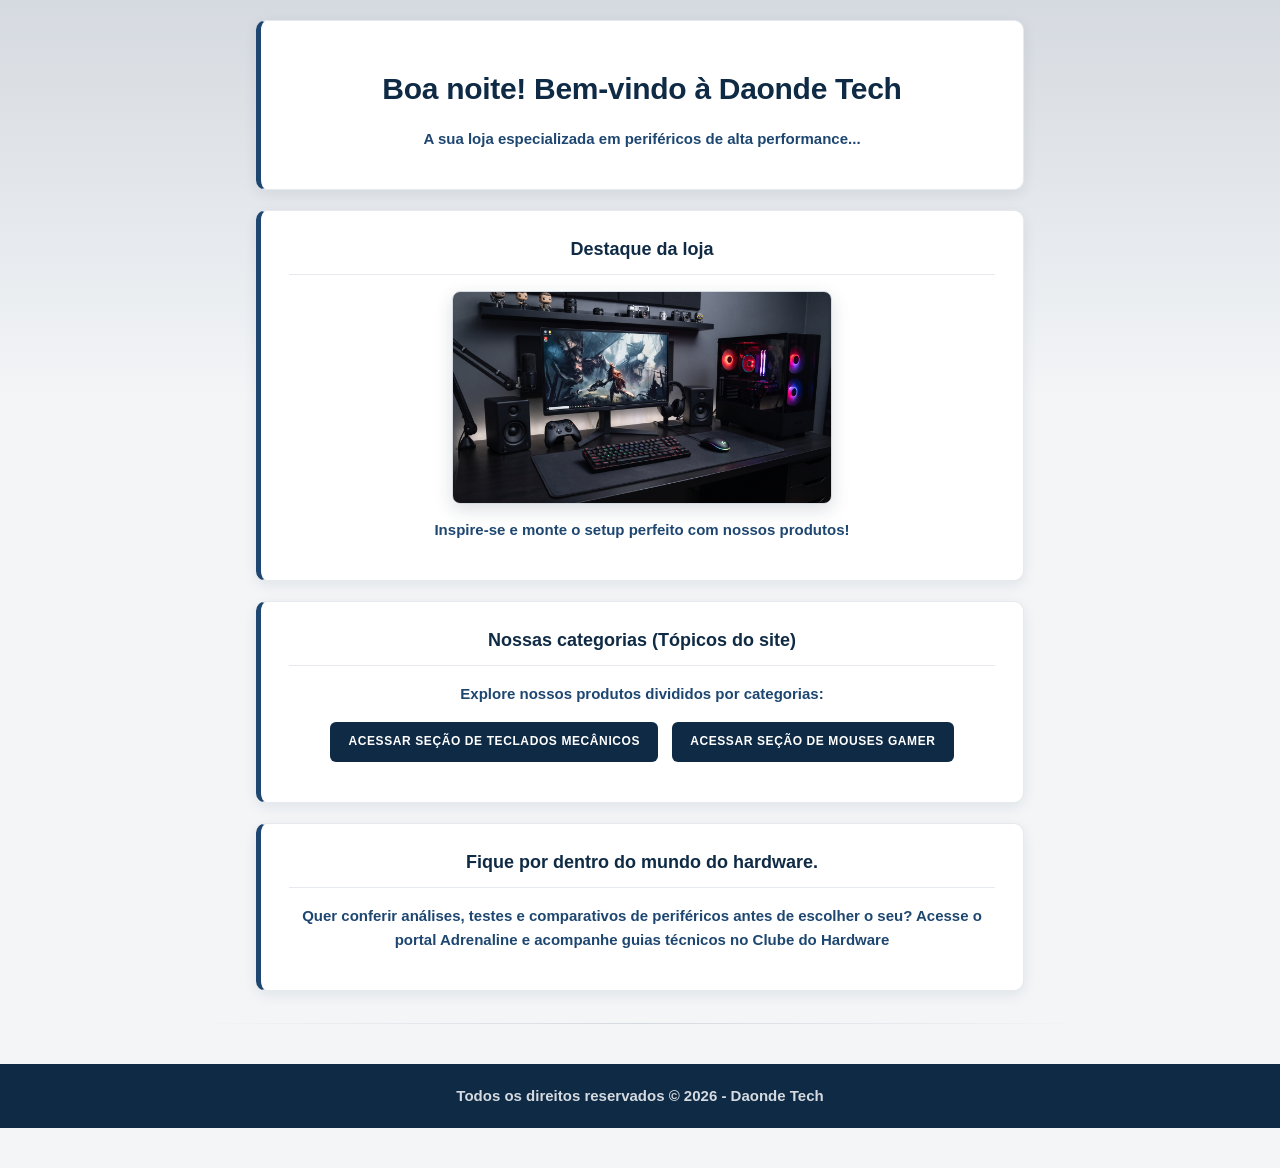
<file: index.html>
<!DOCTYPE html>
<html lang="pt-BR">
<head>
    <meta charset="UTF-8">
    <meta name="viewport" content="width=device-width, initial-scale=1.0">
    <title>Daonde Tech - Loja de periféricos</title>
    <link rel="stylesheet" href="style.css">
</head>
<body>
    <div>
        <h1 id="saudacao">Bem-vindo à Daonde Tech</h1>
        <p>A sua loja especializada em periféricos de alta performance...</p>
    </div>

    <div>
        <h2>Destaque da loja</h2>
        <img src="Imagens/destaque 2.jpg" alt="Setup minimalista e limpo" width="400">
        <p>Inspire-se e monte o <b>setup perfeito</b> com nossos produtos!</p>
    </div>

    <div>
        <h2>Nossas categorias (Tópicos do site)</h2>
        <p>Explore nossos produtos divididos por categorias:</p>
        <ul>
            <li><a href="teclados.html">Acessar seção de teclados mecânicos</a></li>
            <li><a href="mouses.html">Acessar seção de mouses gamer</a></li>
        </ul>
    </div>

    <div>
        <h2>Fique por dentro do mundo do hardware.</h2>
        <p>Quer conferir análises, testes e comparativos de periféricos antes de escolher o seu?
            <a href="https://www.adrenaline.com.br/" target="_blank">Acesse o portal Adrenaline</a>
            e acompanhe guias técnicos no <a href="https://www.clubedohardware.com.br/" target="_blank">Clube do Hardware</a>
            </p>
    </div>
    
    <hr>
    <div>
        <p>Todos os direitos reservados &copy; 2026 - Daonde Tech</p>
    </div>

    <script src="script.js"></script>
</body>
</html>
</file>
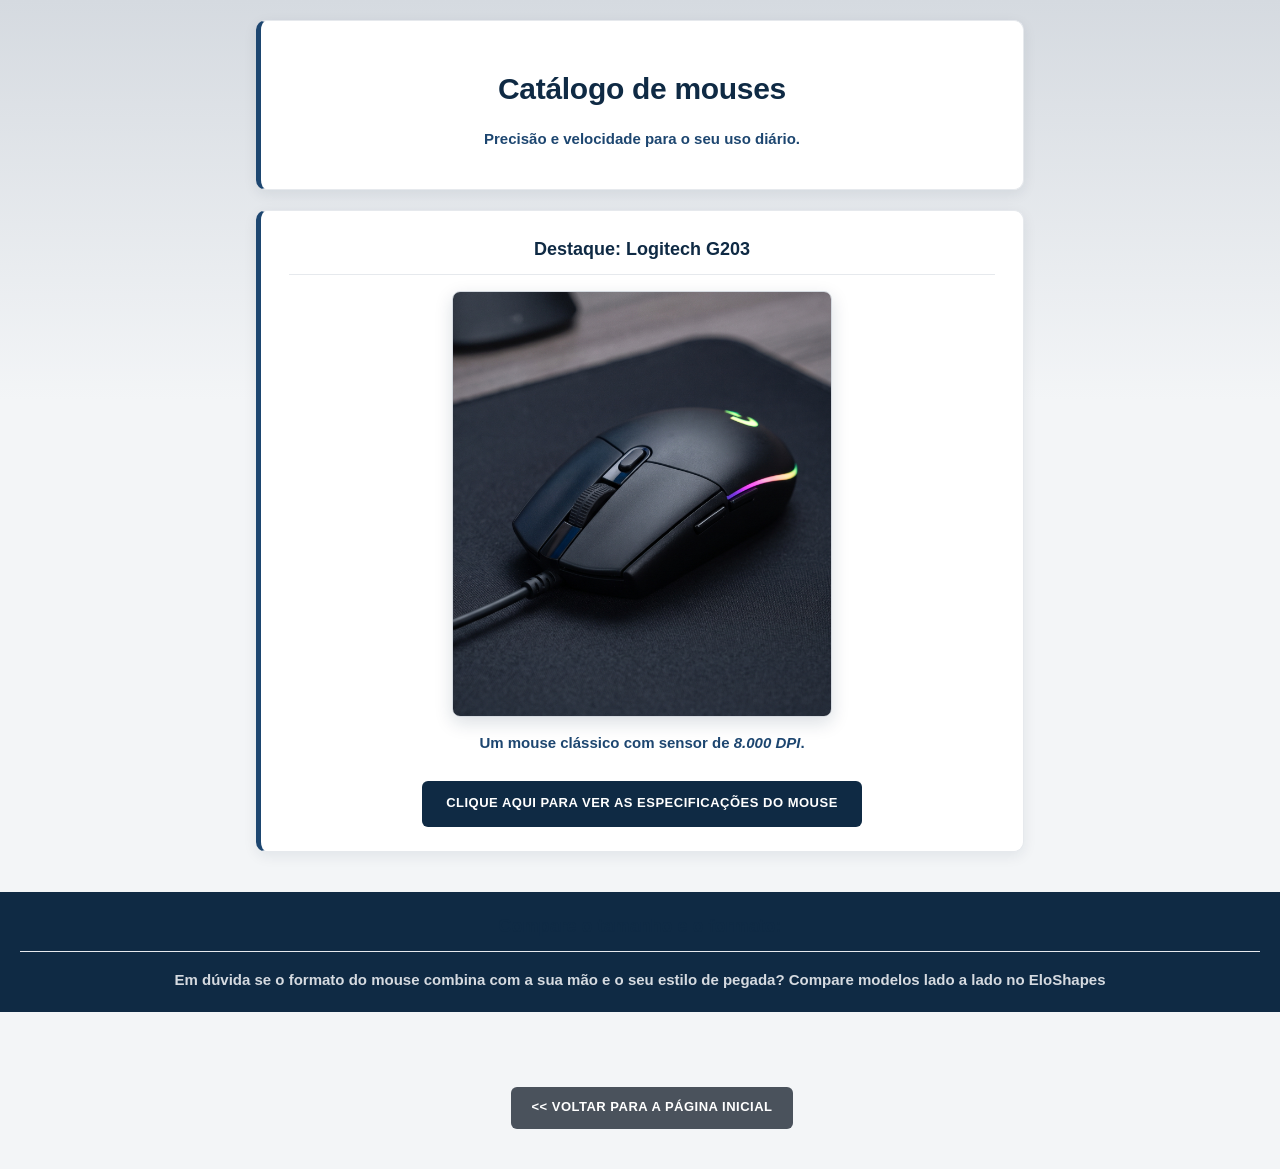
<file: mouses.html>
<!DOCTYPE html>
<html lang="pt-BR">
<head>
    <meta charset="UTF-8">
    <meta name="viewport" content="width=device-width, initial-scale=1.0">
    <title>Mouses - Daonde Tech</title>
    <link rel="stylesheet" href="style.css">
</head>
<body>
    <div>
        <h1>Catálogo de mouses</h1>
        <p>Precisão e velocidade para o seu uso diário.</p>
    </div>
    
    <div>
        <h2>Destaque: Logitech G203</h2>
        <img src="Imagens/g203 2.jpg" alt="Foto do Mouse G203" width="200">
        <p>Um mouse clássico com sensor de <i>8.000 DPI</i>.</p>
        
        <a href="produto-mouse.html">CLIQUE AQUI PARA VER AS ESPECIFICAÇÕES DO MOUSE</a>
    </div>

    <div>
        <h2>Compare o tamanho e o formato:</h2>
        <p>Em dúvida se o formato do mouse combina com a sua mão e o seu estilo de pegada?
            <a href="https://www.eloshapes.com/" target="_blank">Compare modelos lado a lado no EloShapes</a>
        </p>
    </div>

    <br><br>
    <a href="index.html"><< VOLTAR PARA A PÁGINA INICIAL</a>
</body>
</html>
</file>
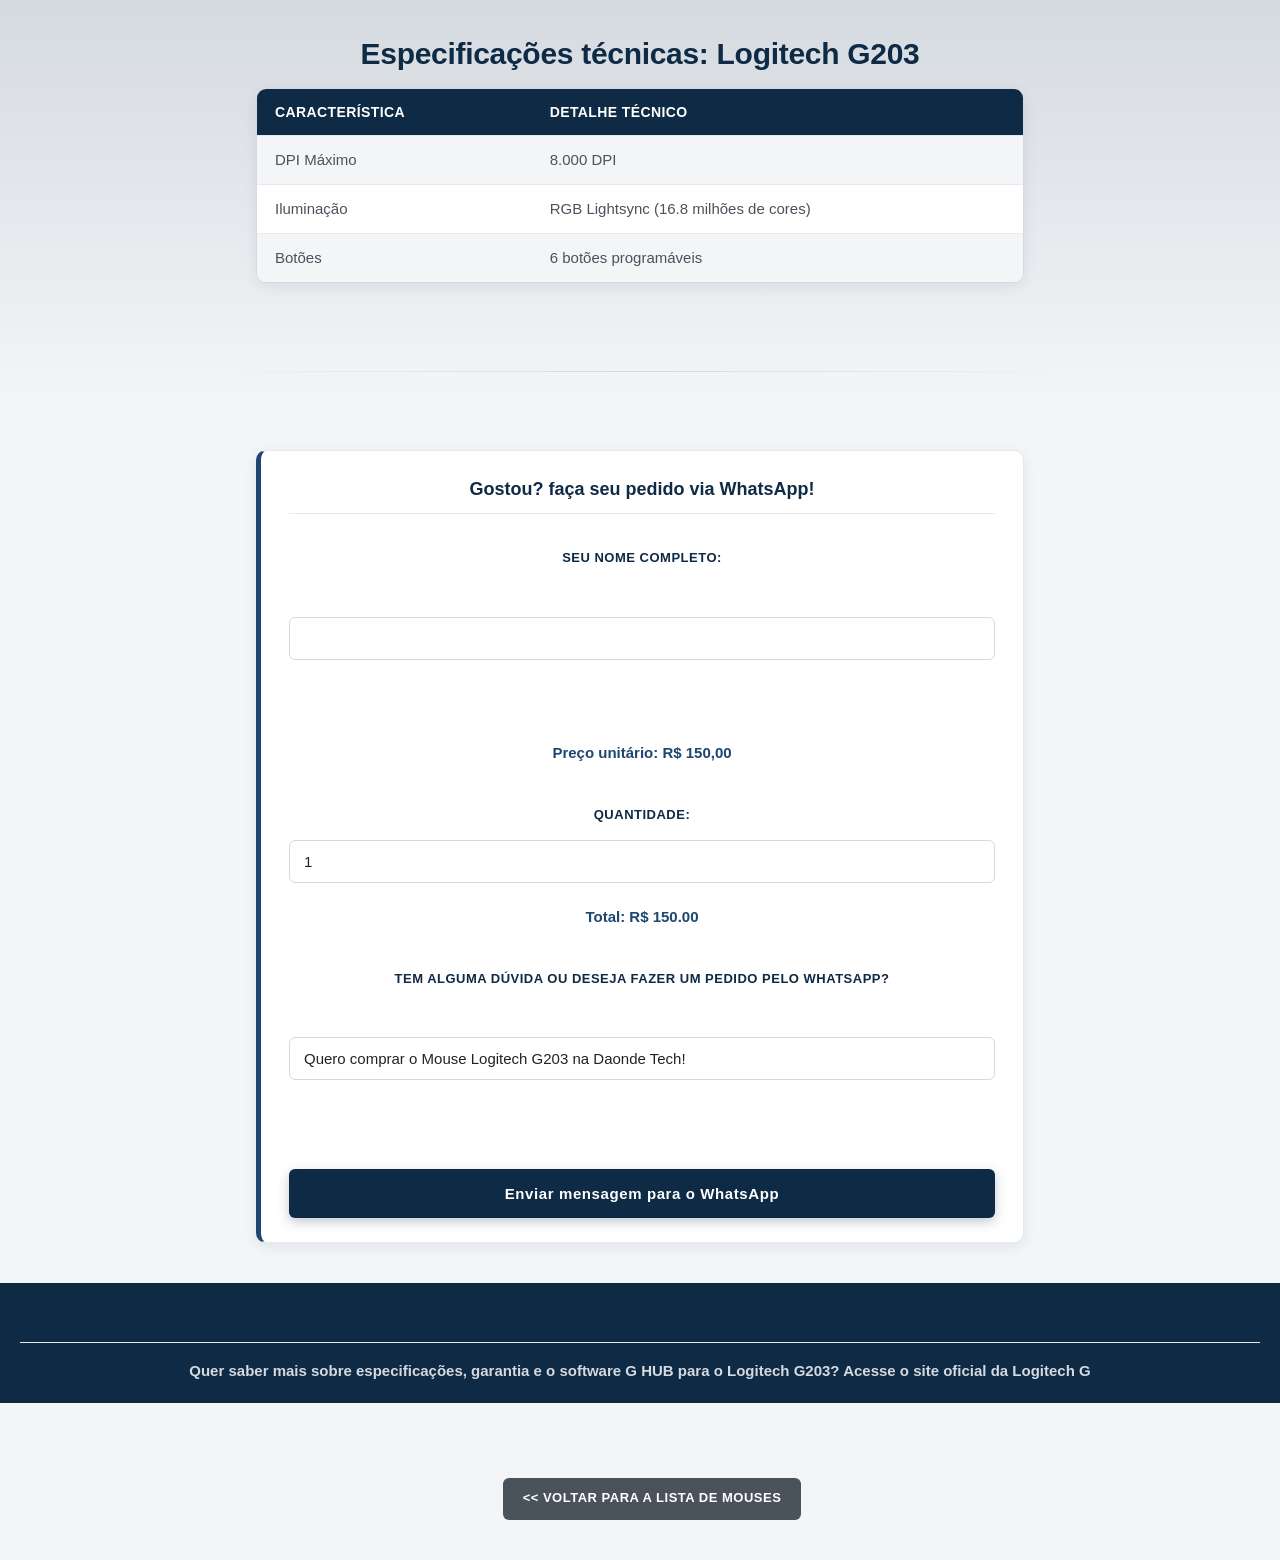
<file: produto-mouse.html>
<!DOCTYPE html>
<html lang="pt-BR">
<head>
    <meta charset="UTF-8">
    <meta name="viewport" content="width=device-width, initial-scale=1.0">
    <title>Especificações - G203</title>
    <link rel="stylesheet" href="style.css">
</head>
<body>
    <h1>Especificações técnicas: Logitech G203</h1>
    
    <table>
        <tr>
            <th>Característica</th>
            <th>Detalhe técnico</th>
        </tr>
        <tr>
            <td>DPI Máximo</td>
            <td>8.000 DPI</td>
        </tr>
        <tr>
            <td>Iluminação</td>
            <td>RGB Lightsync (16.8 milhões de cores)</td>
        </tr>
        <tr>
            <td>Botões</td>
            <td>6 botões programáveis</td>
        </tr>
    </table>

    <br><hr><br>

    <div>
        <h2>Gostou? faça seu pedido via WhatsApp!</h2>
        <form>
            <label>Seu nome completo:</label><br>
            <input type="text" id="nome"><br><br>

            <p>Preço unitário: R$ 150,00</p>

            <label>Quantidade:</label>
            <input type="number" id="quantidade" value="1" min="1" onchange="calcularTotal(150)">

            <p>Total: R$ <span id="total">150.00</span></p>
            
            <label>Tem alguma dúvida ou deseja fazer um pedido pelo WhatsApp?</label><br>
            <input type="text" id="mensagem" value="Quero comprar o Mouse Logitech G203 na Daonde Tech!"><br><br>
            
            <button type="button" onclick="enviarWhatsApp()">Enviar mensagem para o WhatsApp</button>
        </form>
    </div>

    <div>
        <h2>Mais informações da fabricante:</h2>
        <p>Quer saber mais sobre especificações, garantia e o software G HUB para o Logitech G203?
        <a href="https://www.logitechg.com/pt-br" target="_blank">Acesse o site oficial da Logitech G</a>
    </div>

    <br><br>
    <a href="mouses.html"><< VOLTAR PARA A LISTA DE MOUSES</a>
    <script src="script.js"></script>
</body>
</html>
</file>
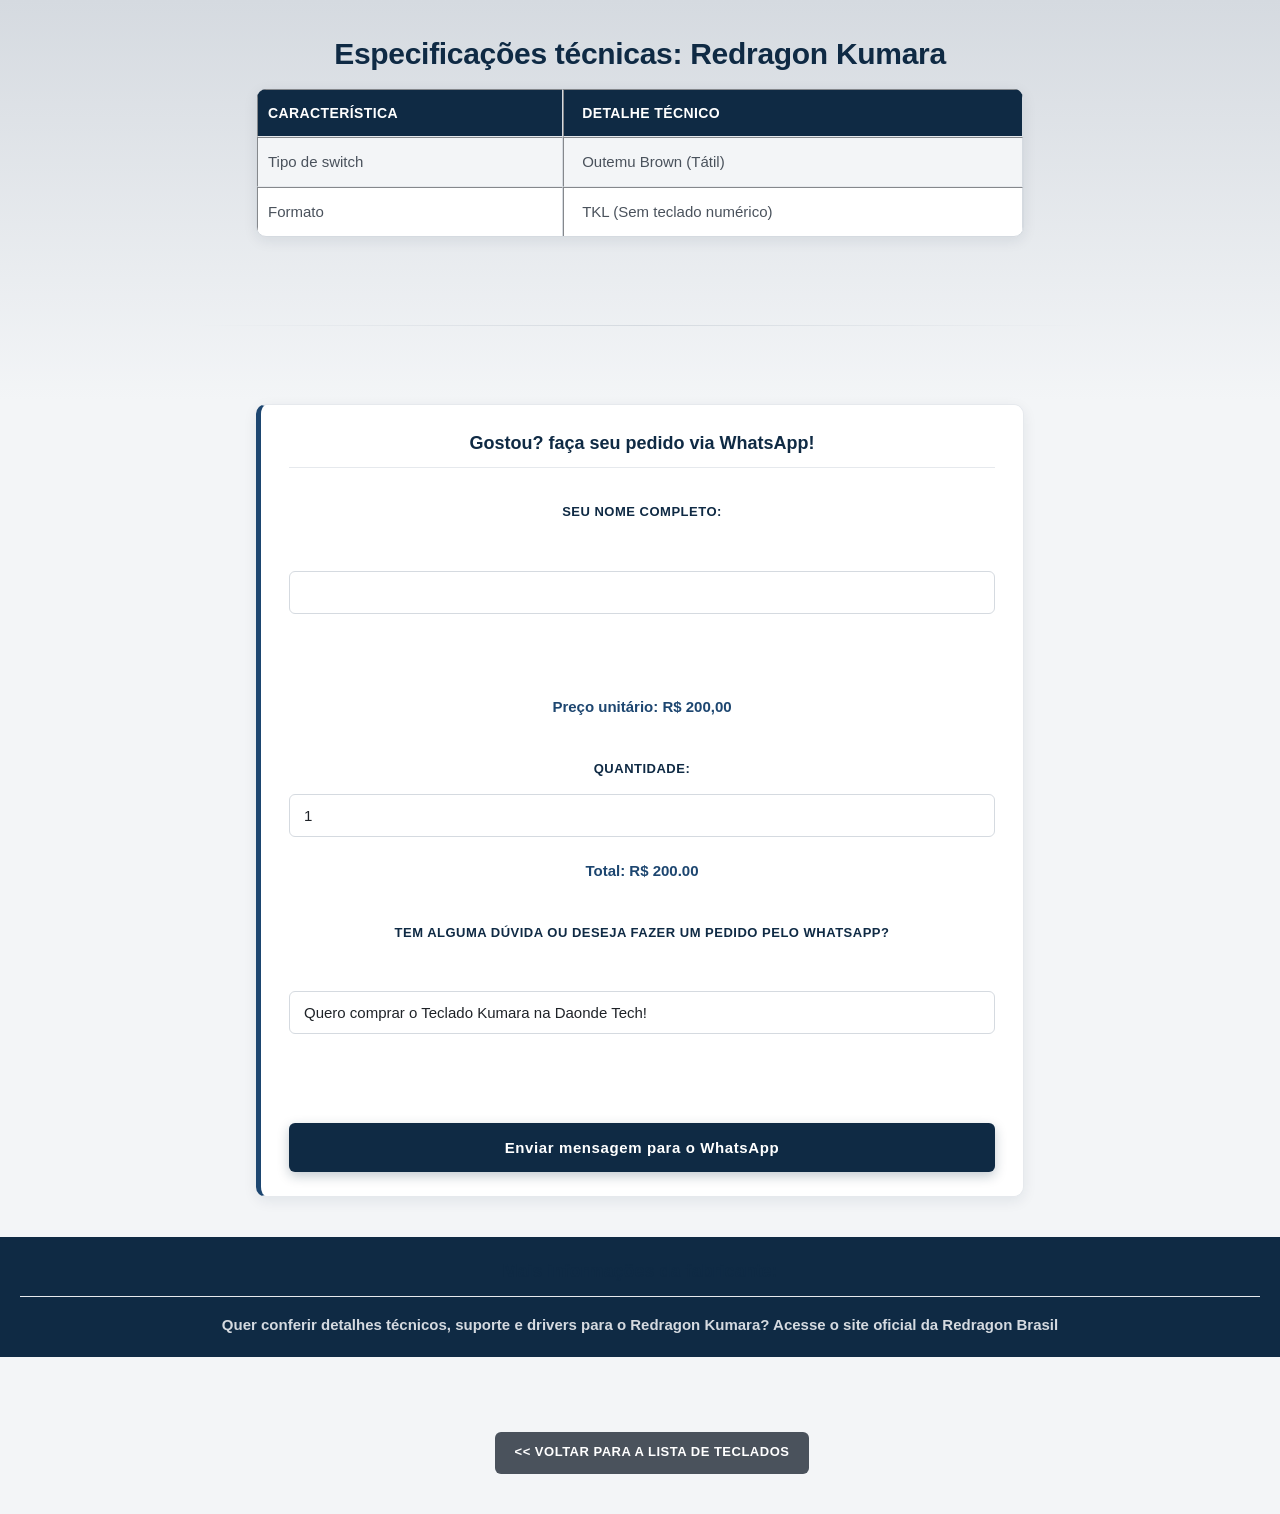
<file: produto-teclado.html>
<!DOCTYPE html>
<html lang="pt-BR">
<head>
    <meta charset="UTF-8">
    <meta name="viewport" content="width=device-width, initial-scale=1.0">
    <title>Especificações - Kumara</title>
    <link rel="stylesheet" href="style.css">
</head>
<body>
    <h1>Especificações técnicas: Redragon Kumara</h1>
    
    <table border="1">
        <tr>
            <th style="padding: 10px;">Característica</th>
            <th>Detalhe técnico</th>
        </tr>
        <tr>
            <td style="padding: 10px;">Tipo de switch</td>
            <td>Outemu Brown (Tátil)</td>
        </tr>
        <tr>
            <td style="padding: 10px;">Formato</td>
            <td>TKL (Sem teclado numérico)</td>
        </tr>
    </table>

    <br><hr><br>
    
    <div>
        <h2>Gostou? faça seu pedido via WhatsApp!</h2>
        <form>
            <label>Seu nome completo:</label><br>
            <input type="text" id="nome"><br><br>
            <p>Preço unitário: R$ 200,00</p>

            <label>Quantidade:</label>
            <input type="number" id="quantidade" value="1" min="1" onchange="calcularTotal(200)">

            <p>Total: R$ <span id="total">200.00</span></p>
            
            <label>Tem alguma dúvida ou deseja fazer um pedido pelo WhatsApp?</label><br>
            <input type="text" id="mensagem" value="Quero comprar o Teclado Kumara na Daonde Tech!"><br><br>
            
            <button type="button" onclick="enviarWhatsApp()">Enviar mensagem para o WhatsApp</button>
        </form>
    </div>

    <div>
        <h2>Mais informações da fabricante:</h2>
        <p>Quer conferir detalhes técnicos, suporte e drivers para o Redragon Kumara?
            <a href="https://www.redragon.com.br/" target="_blank">Acesse o site oficial da Redragon Brasil</a>
        </p>

    </div>

    <br><br>
    <a href="teclados.html"><< VOLTAR PARA A LISTA DE TECLADOS</a>
    <script src="script.js"></script>
</body>
</html>
</file>
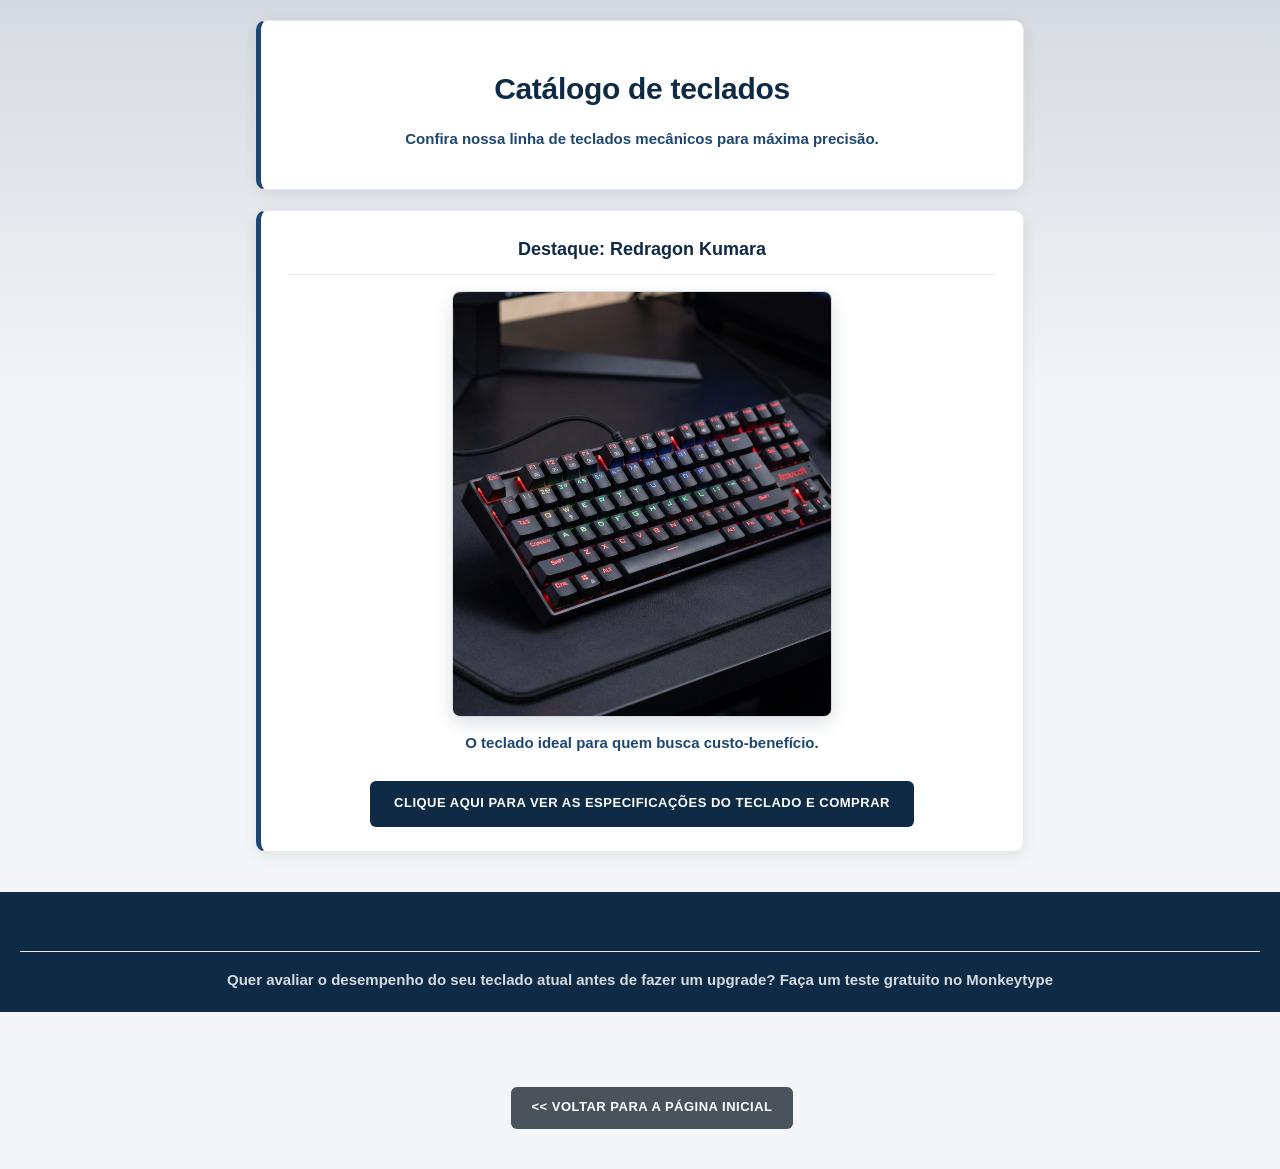
<file: teclados.html>
<!DOCTYPE html>
<html lang="pt-BR">
<head>
    <meta charset="UTF-8">
    <meta name="viewport" content="width=device-width, initial-scale=1.0">
    <title>Teclados - Daonde Tech</title>
    <link rel="stylesheet" href="style.css">
</head>
<body>
    <div>
        <h1>Catálogo de teclados</h1>
        <p>Confira nossa linha de teclados mecânicos para máxima precisão.</p>
    </div>
    
    <div>
        <h2>Destaque: Redragon Kumara</h2>
        <img src="Imagens/kumara 2.jpg" alt="Foto do Teclado Kumara" width="200">
        <p>O teclado ideal para quem busca <strong>custo-benefício</strong>.</p>
        
        <a href="produto-teclado.html">CLIQUE AQUI PARA VER AS ESPECIFICAÇÕES DO TECLADO E COMPRAR</a>
    </div>

    <div>
        <h2>Teste sua velocidade de digitação:</h2>
        <p>Quer avaliar o desempenho do seu teclado atual antes de fazer um upgrade?
            <a href="https://monkeytype.com/" target="_blank">Faça um teste gratuito no Monkeytype</a>

        </p>
    </div>

    <br><br>
    <a href="index.html"><< VOLTAR PARA A PÁGINA INICIAL</a>
</body>
</html>
</file>
<file: style.css>
:root {
    --azul-escuro: #0f2a44;
    --azul-medio: #1d4670;
    --azul-claro: #3b6f9e;
    --cinza-900: #1f2328;
    --cinza-700: #4a525c;
    --cinza-500: #7b8590;
    --cinza-300: #d5dae0;
    --cinza-200: #e6e9ed;
    --cinza-100: #f3f5f7;
    --branco: #ffffff;
    --sombra: 0 4px 14px rgba(15, 42, 68, 0.08);
    --raio: 10px;
}

* {
    box-sizing: border-box;
}

body {
    font-family: 'Segoe UI', Arial, sans-serif;
    background: linear-gradient(180deg, #d5dae0 0px, #f3f5f7 400px) no-repeat, var(--cinza-100);
    color: var(--cinza-900);
    line-height: 1.6;
    margin: 0;
    padding-bottom: 40px;
    text-align: center;
}

header {
    background:
        linear-gradient(135deg, rgba(15, 42, 68, 0.92) 0%, rgba(29, 70, 112, 0.85) 60%, rgba(59, 111, 158, 0.6) 100%),
        radial-gradient(circle at 85% 20%, rgba(255, 255, 255, 0.12) 0%, transparent 45%),
        repeating-linear-gradient(45deg, rgba(255, 255, 255, 0.03) 0 2px, transparent 2px 12px),
        var(--azul-escuro);
    color: var(--branco);
    padding: 50px 20px;
    border-bottom: 4px solid var(--azul-claro);
    box-shadow: var(--sombra);
}

header p {
    color: var(--cinza-300);
}

h1 {
    font-size: 30px;
    font-weight: 700;
    color: var(--azul-escuro);
    margin-bottom: 12px;
    letter-spacing: -0.3px;
}

h2 {
    font-size: 22px;
    font-weight: 700;
    color: var(--azul-medio);
    margin: 0 0 12px;
    padding-bottom: 8px;
    border-bottom: 2px solid var(--cinza-200);
}

h3 {
    font-size: 18px;
    color: var(--cinza-700);
}

p {
    color: var(--cinza-700);
    font-size: 16px;
    margin: 10px 0;
}

mark {
    background-color: var(--azul-claro);
    color: var(--branco);
    padding: 2px 8px;
    border-radius: 4px;
}

.centralizado {
    text-align: center;
}

div {
    width: 60%;
    margin: 20px auto;
    padding: 24px 28px;
    background-color: var(--branco);
    border: 1px solid var(--cinza-200);
    border-left: 5px solid var(--azul-medio);
    border-radius: var(--raio);
    box-shadow: var(--sombra);
    text-align: center;
}

div div {
    border: none;
    box-shadow: none;
    padding: 0;
    margin: 12px auto;
    width: 100%;
}

ul, ol {
    padding-left: 24px;
    color: var(--cinza-700);
}

li {
    margin-bottom: 8px;
}

ul {
    display: flex;
    flex-direction: row;
    justify-content: center;
    flex-wrap: wrap;
    gap: 14px;
    padding-left: 0;
    list-style: none;
}

ul li {
    margin-bottom: 0;
    background-color: var(--azul-escuro);
    border-radius: 6px;
    transition: transform 0.2s ease, background-color 0.2s ease;
}

ul li:hover {
    transform: translateY(-2px);
    background-color: var(--azul-medio);
}

ul li a {
    display: block;
    padding: 10px 18px;
    text-decoration: none;
    font-weight: 700;
    font-size: 12px;
    text-transform: uppercase;
    letter-spacing: 0.6px;
    color: var(--branco);
}

a:link {
    color: var(--azul-medio);
    text-decoration: none;
    font-weight: 600;
    border-bottom: 1px solid transparent;
    transition: border-color 0.2s ease, color 0.2s ease;
}

a:visited {
    color: var(--azul-escuro);
}

a:hover {
    color: var(--azul-escuro);
    border-bottom-color: var(--azul-escuro);
}

a:active {
    color: var(--cinza-500);
}

div > a,
body > a {
    display: inline-block;
    padding: 12px 24px;
    background-color: var(--azul-escuro);
    color: var(--branco);
    border-radius: 6px;
    text-decoration: none;
    font-weight: 700;
    font-size: 13px;
    text-transform: uppercase;
    letter-spacing: 0.5px;
    border-bottom: none;
    transition: background-color 0.2s ease, transform 0.2s ease;
}

div > a {
    margin-top: 12px;
}

body > a {
    margin: 24px 0 0 24px;
    padding: 10px 20px;
    background-color: var(--cinza-700);
}

div > a:hover,
body > a:hover {
    background-color: var(--azul-medio);
    color: var(--branco);
    transform: translateY(-2px);
}

body > a:hover {
    background-color: var(--azul-escuro);
}

img {
    display: block;
    margin: 14px auto;
    width: 380px;
    max-width: 100%;
    height: auto;
    border-radius: 8px;
    border: 1px solid var(--cinza-300);
    box-shadow: 0 6px 18px rgba(15, 42, 68, 0.15);
    transition: transform 0.3s ease;
}

img:hover {
    transform: scale(1.02);
}

table {
    width: 60%;
    margin: 10px auto 30px;
    border-collapse: separate;
    border-spacing: 0;
    background-color: var(--branco);
    border: 1px solid var(--cinza-300);
    border-radius: var(--raio);
    overflow: hidden;
    box-shadow: var(--sombra);
}

th, td {
    padding: 12px 18px;
    text-align: left;
    border-bottom: 1px solid var(--cinza-200);
}

th {
    background-color: var(--azul-escuro);
    color: var(--branco);
    font-weight: 700;
    font-size: 14px;
    text-transform: uppercase;
    letter-spacing: 0.4px;
}

td {
    color: var(--cinza-700);
    font-size: 15px;
}

tr:nth-child(even) td {
    background-color: var(--cinza-100);
}

tr:last-child td {
    border-bottom: none;
}

form {
    display: flex;
    flex-direction: column;
    gap: 8px;
}

label {
    display: block;
    font-weight: 700;
    font-size: 13px;
    color: var(--azul-escuro);
    text-transform: uppercase;
    letter-spacing: 0.5px;
    margin-top: 18px;
    margin-bottom: 6px;
}

input {
    width: 100%;
    padding: 12px 14px;
    border: 1px solid var(--cinza-300);
    border-radius: 6px;
    font-size: 15px;
    font-family: inherit;
    background-color: var(--branco);
    color: var(--cinza-900);
    transition: border-color 0.2s ease, box-shadow 0.2s ease;
}

input:focus {
    outline: none;
    border-color: var(--azul-claro);
    box-shadow: 0 0 0 3px rgba(59, 111, 158, 0.2);
}

button {
    margin-top: 18px;
    padding: 14px 24px;
    background-color: var(--azul-escuro);
    color: var(--branco);
    border: none;
    border-radius: 6px;
    font-size: 15px;
    font-weight: 700;
    font-family: inherit;
    letter-spacing: 0.6px;
    cursor: pointer;
    transition: background-color 0.2s ease, transform 0.2s ease;
}

form button {
    width: 100%;
    margin-top: 22px;
    padding: 16px;
    box-shadow: 0 4px 12px rgba(15, 42, 68, 0.25);
}

button:hover {
    background-color: var(--azul-medio);
    transform: translateY(-2px);
}

button:active {
    transform: translateY(0);
}

hr {
    border: none;
    height: 1px;
    background: linear-gradient(to right, transparent, var(--cinza-300), transparent);
    margin: 32px auto;
    width: 70%;
}

body > h1,
body > h2,
body > h3 {
    max-width: 70%;
    margin: 30px auto 10px;
}

body > div h2,
body > div h3 {
    font-size: 18px;
    color: var(--azul-escuro);
    padding-bottom: 10px;
    margin-bottom: 16px;
    border-bottom: 1px solid var(--cinza-200);
}

body > div p {
    font-size: 15px;
    margin: 14px 0;
}

body > div p:nth-of-type(1),
body > div p:nth-of-type(2) {
    font-weight: 600;
    color: var(--azul-medio);
}

body > div:last-of-type {
    width: 100%;
    margin: 40px 0 0;
    padding: 20px;
    background-color: var(--azul-escuro);
    border: none;
    border-radius: 0;
    box-shadow: none;
}

body > div:last-of-type p {
    color: var(--cinza-300);
    margin: 0;
}

footer {
    background-color: var(--azul-escuro);
    color: var(--cinza-300);
    text-align: center;
    padding: 20px;
    margin-top: 40px;
}

footer p {
    color: var(--cinza-300);
    margin: 0;
}

ul li a:link,
ul li a:visited,
ul li a:hover,
ul li a:active,
div > a:link,
div > a:visited,
div > a:hover,
div > a:active,
body > a:link,
body > a:visited,
body > a:hover,
body > a:active {
    color: var(--branco);
}

body > div:last-of-type a:link,
body > div:last-of-type a:visited {
    color: var(--cinza-300);
}
</file>
